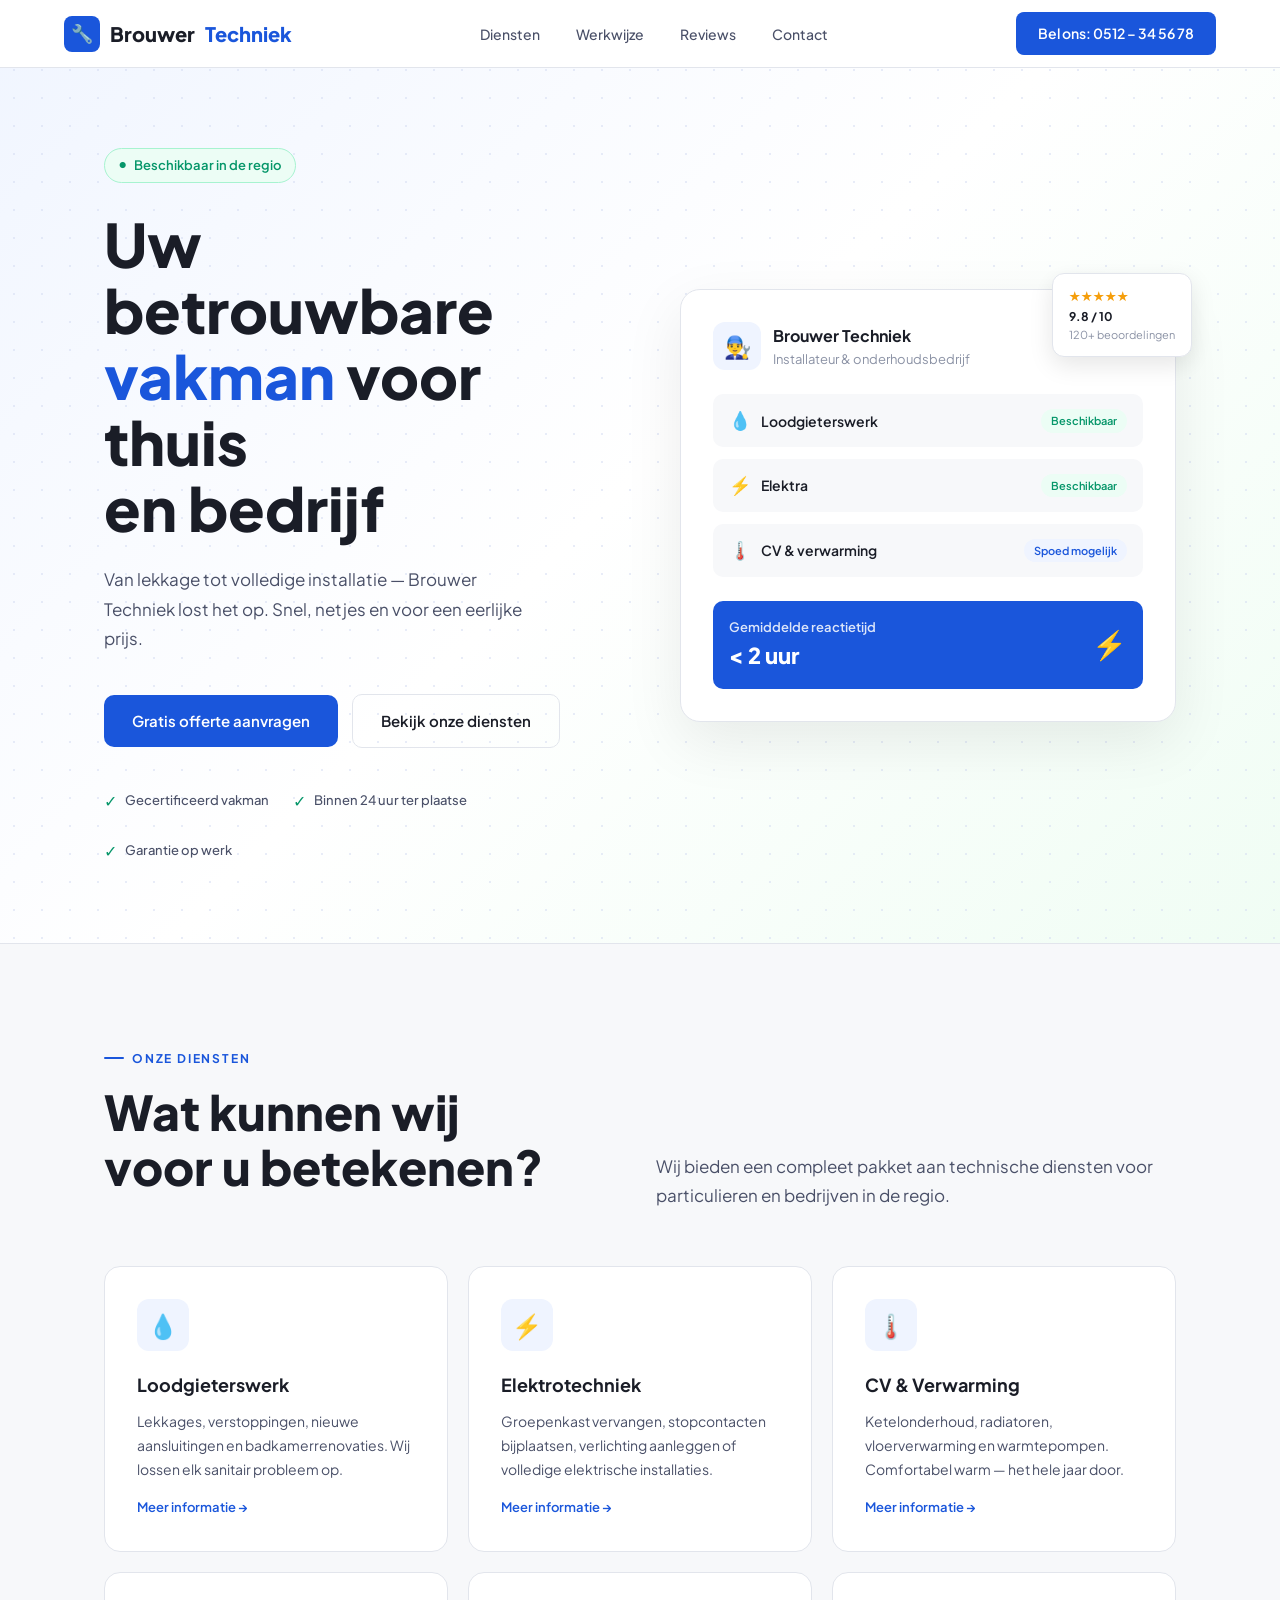
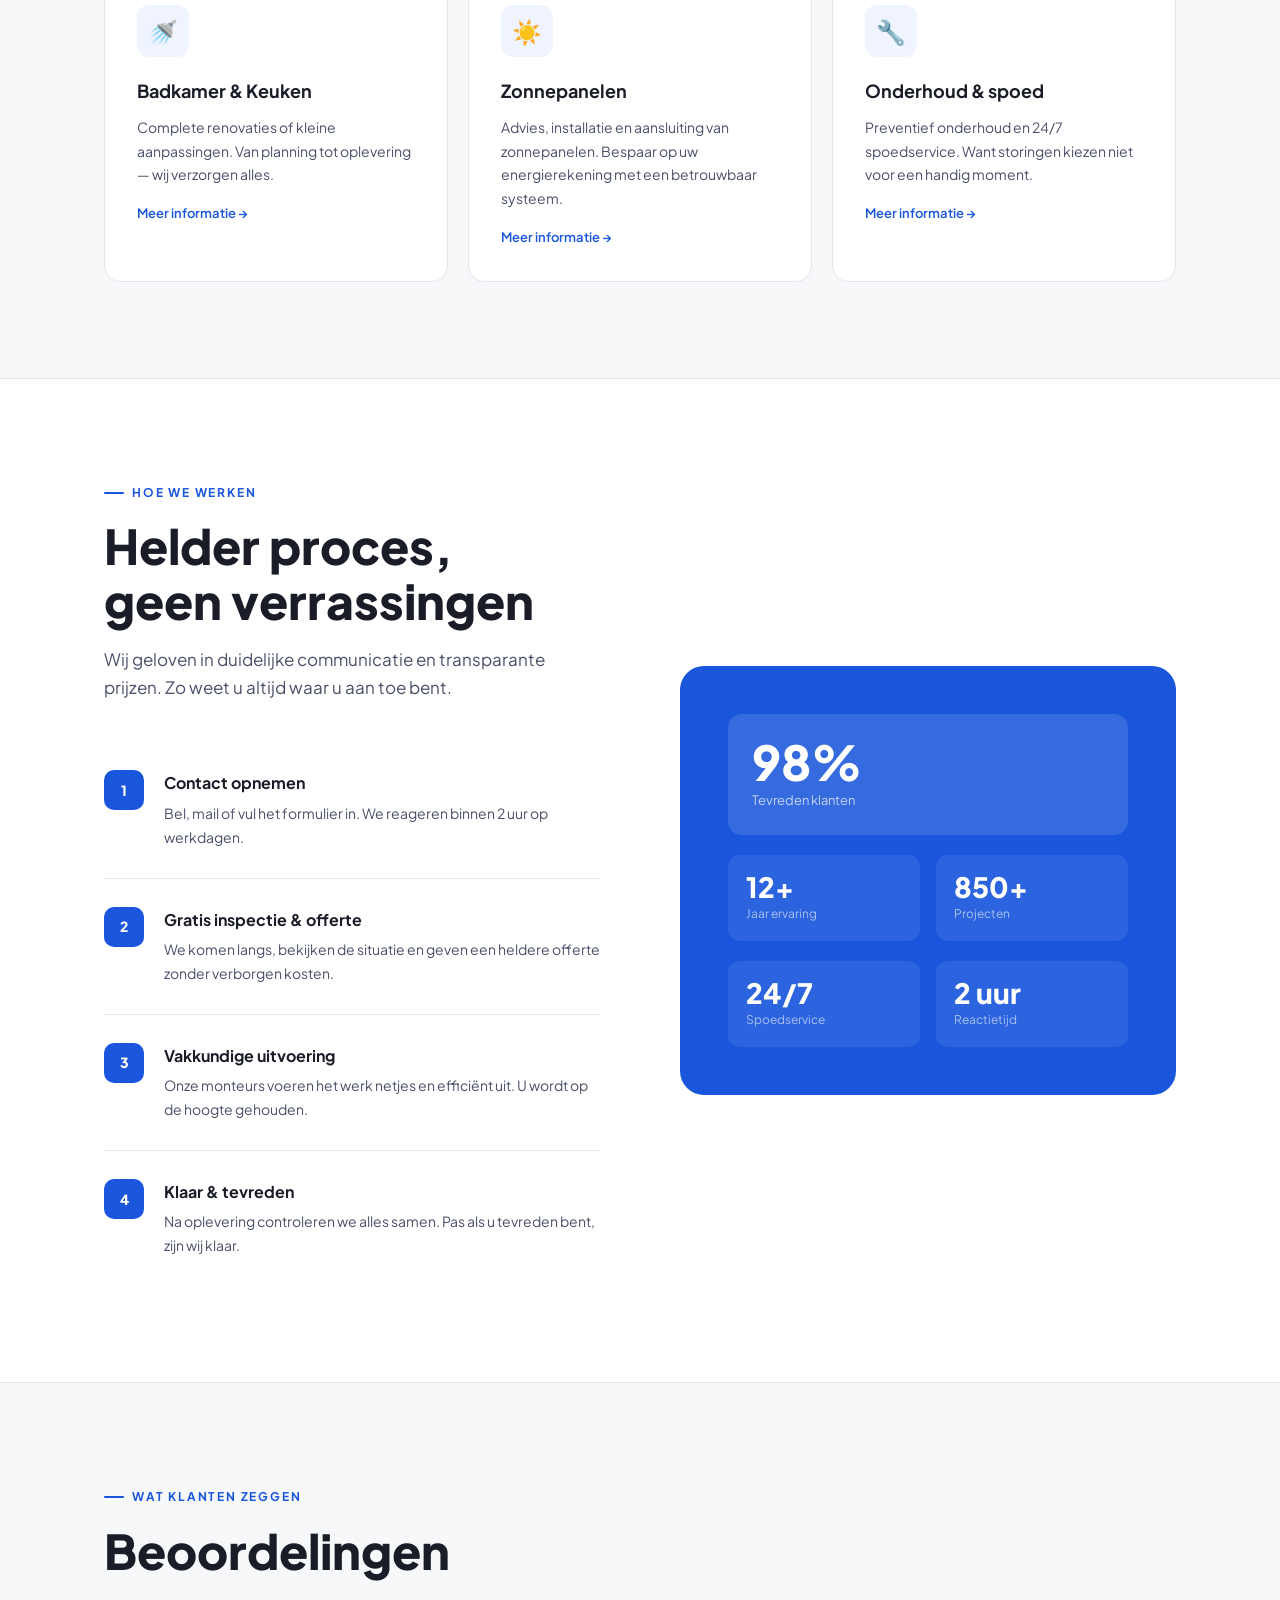
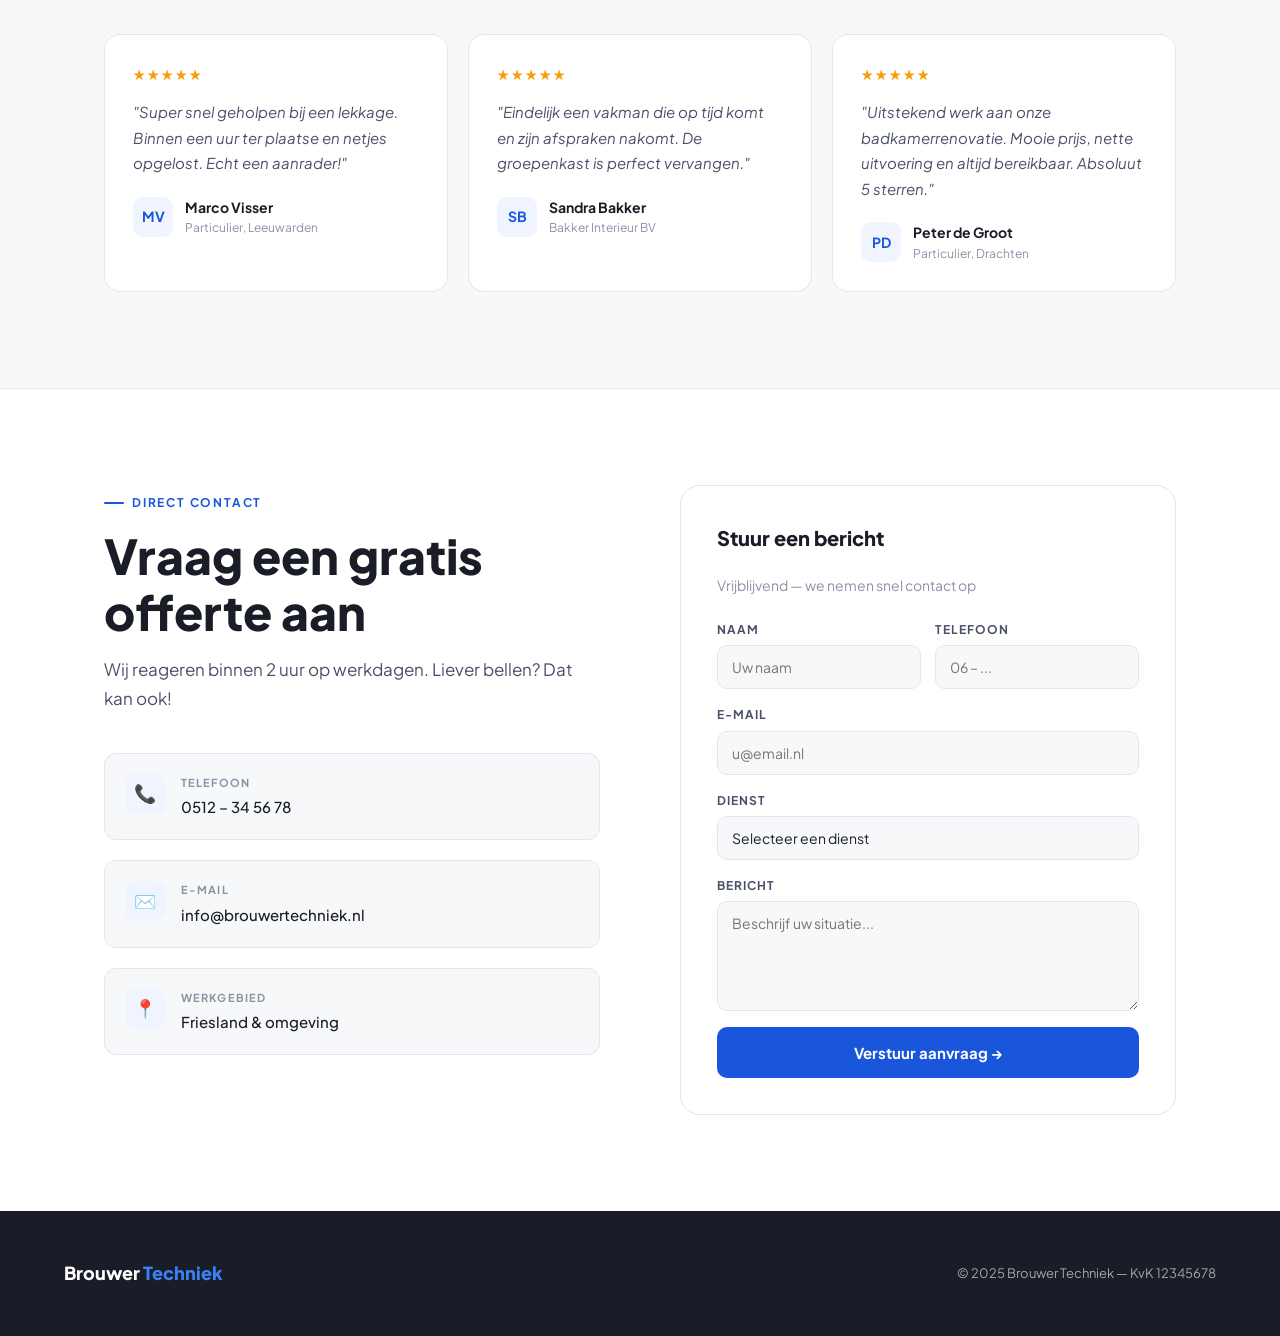
<file: index.html>
<!DOCTYPE html>
<html lang="nl">
<head>
<meta charset="UTF-8">
<meta name="viewport" content="width=device-width, initial-scale=1.0">
<title>Brouwer Techniek – Uw vakman in de regio</title>
<link rel="preconnect" href="https://fonts.googleapis.com">
<link href="https://fonts.googleapis.com/css2?family=Plus+Jakarta+Sans:wght@300;400;500;600;700;800&display=swap" rel="stylesheet">
<style>
  *, *::before, *::after { box-sizing: border-box; margin: 0; padding: 0; }

  :root {
    --white: #ffffff;
    --off: #f7f8fa;
    --light: #eef0f4;
    --border: #e2e5ec;
    --muted: #8b92a5;
    --text: #1a1d27;
    --sub: #4a5068;
    --blue: #1a56db;
    --blue-light: #eff4ff;
    --blue-mid: #3b82f6;
    --green: #059669;
    --green-light: #ecfdf5;
    --font: 'Plus Jakarta Sans', sans-serif;
  }

  html { scroll-behavior: smooth; }
  body { background: var(--white); color: var(--text); font-family: var(--font); font-size: 16px; line-height: 1.6; overflow-x: hidden; }

  /* NAV */
  nav {
    position: fixed; top: 0; left: 0; right: 0; z-index: 100;
    height: 68px;
    background: rgba(255,255,255,0.96);
    border-bottom: 1px solid var(--border);
    backdrop-filter: blur(12px);
    display: flex; align-items: center; justify-content: space-between;
    padding: 0 64px;
  }

  .logo {
    font-size: 20px; font-weight: 800; color: var(--text); text-decoration: none;
    display: flex; align-items: center; gap: 10px;
  }

  .logo-icon {
    width: 36px; height: 36px; background: var(--blue); border-radius: 8px;
    display: flex; align-items: center; justify-content: center;
    font-size: 18px;
  }

  .logo span { color: var(--blue); }

  .nav-links { display: flex; gap: 36px; list-style: none; }
  .nav-links a { font-size: 14px; font-weight: 500; color: var(--sub); text-decoration: none; transition: color 0.2s; }
  .nav-links a:hover { color: var(--text); }

  .nav-btn {
    background: var(--blue); color: white; padding: 10px 22px; border-radius: 8px;
    font-size: 14px; font-weight: 600; text-decoration: none; transition: background 0.2s;
  }
  .nav-btn:hover { background: #1648c7; }

  /* HERO */
  .hero {
    padding-top: 68px;
    min-height: 100vh;
    display: flex;
    align-items: center;
    position: relative;
    overflow: hidden;
  }

  .hero-bg {
    position: absolute; inset: 0;
    background: linear-gradient(135deg, #f0f5ff 0%, #ffffff 50%, #f0fdf4 100%);
    z-index: 0;
  }

  .hero-dots {
    position: absolute; inset: 0; z-index: 0;
    background-image: radial-gradient(circle, #d1d9f0 1px, transparent 1px);
    background-size: 28px 28px;
    opacity: 0.5;
  }

  .hero-inner {
    position: relative; z-index: 1;
    max-width: 1200px; margin: 0 auto; padding: 80px 64px;
    display: grid; grid-template-columns: 1fr 1fr; gap: 80px; align-items: center;
  }

  .hero-badge {
    display: inline-flex; align-items: center; gap: 8px;
    background: var(--green-light); color: var(--green);
    border: 1px solid #a7f3d0;
    padding: 6px 14px; border-radius: 100px;
    font-size: 13px; font-weight: 600; margin-bottom: 28px;
  }

  .hero-badge::before { content: '●'; font-size: 8px; }

  h1 {
    font-size: clamp(40px, 5vw, 60px);
    font-weight: 800; line-height: 1.1;
    color: var(--text); margin-bottom: 24px;
  }

  h1 em { color: var(--blue); font-style: normal; }

  .hero-sub {
    font-size: 17px; font-weight: 400; color: var(--sub);
    line-height: 1.75; margin-bottom: 40px; max-width: 440px;
  }

  .hero-btns { display: flex; gap: 14px; align-items: center; flex-wrap: wrap; }

  .btn-blue {
    background: var(--blue); color: white; padding: 14px 28px; border-radius: 10px;
    font-size: 15px; font-weight: 600; text-decoration: none;
    transition: background 0.2s, transform 0.15s; display: inline-block;
  }
  .btn-blue:hover { background: #1648c7; transform: translateY(-1px); }

  .btn-outline {
    border: 1.5px solid var(--border); color: var(--text); padding: 14px 28px; border-radius: 10px;
    font-size: 15px; font-weight: 600; text-decoration: none;
    transition: border-color 0.2s, background 0.2s; display: inline-block;
  }
  .btn-outline:hover { border-color: var(--blue); background: var(--blue-light); }

  .hero-trust {
    display: flex; gap: 24px; margin-top: 40px; flex-wrap: wrap;
  }

  .trust-item {
    display: flex; align-items: center; gap: 8px;
    font-size: 13px; font-weight: 500; color: var(--sub);
  }

  .trust-icon { color: var(--green); font-size: 16px; }

  /* HERO CARD */
  .hero-card-wrap {
    position: relative;
  }

  .hero-card {
    background: white; border: 1px solid var(--border); border-radius: 20px;
    padding: 32px; box-shadow: 0 20px 60px rgba(0,0,0,0.08);
  }

  .card-header {
    display: flex; align-items: center; gap: 12px; margin-bottom: 24px;
  }

  .card-avatar {
    width: 48px; height: 48px; background: var(--blue-light); border-radius: 12px;
    display: flex; align-items: center; justify-content: center; font-size: 22px;
  }

  .card-name { font-size: 16px; font-weight: 700; color: var(--text); }
  .card-role { font-size: 13px; color: var(--muted); }

  .service-list { display: flex; flex-direction: column; gap: 12px; margin-bottom: 24px; }

  .service-row {
    display: flex; align-items: center; justify-content: space-between;
    padding: 12px 16px; background: var(--off); border-radius: 10px;
  }

  .service-row-left { display: flex; align-items: center; gap: 10px; }
  .service-row-icon { font-size: 18px; }
  .service-row-name { font-size: 14px; font-weight: 600; color: var(--text); }
  .service-row-badge {
    font-size: 11px; font-weight: 600; padding: 3px 10px; border-radius: 100px;
  }
  .badge-green { background: var(--green-light); color: var(--green); }
  .badge-blue { background: var(--blue-light); color: var(--blue); }

  .card-footer {
    background: var(--blue); border-radius: 10px; padding: 16px;
    display: flex; align-items: center; justify-content: space-between;
  }

  .card-footer-text { font-size: 13px; font-weight: 600; color: rgba(255,255,255,0.85); }
  .card-footer-num { font-size: 22px; font-weight: 800; color: white; }

  .floating-badge {
    position: absolute; top: -16px; right: -16px;
    background: white; border: 1px solid var(--border); border-radius: 12px;
    padding: 12px 16px; box-shadow: 0 8px 24px rgba(0,0,0,0.1);
    display: flex; align-items: center; gap: 10px;
  }

  .floating-stars { color: #f59e0b; font-size: 13px; letter-spacing: 1px; }
  .floating-text { font-size: 12px; font-weight: 700; color: var(--text); }
  .floating-sub { font-size: 11px; color: var(--muted); }

  /* SECTION SHARED */
  section { padding: 96px 64px; max-width: 1200px; margin: 0 auto; }
  .full-section { padding: 96px 64px; }

  .tag {
    display: inline-flex; align-items: center; gap: 8px;
    font-size: 12px; font-weight: 700; letter-spacing: 0.15em; text-transform: uppercase;
    color: var(--blue); margin-bottom: 16px;
  }

  .tag::before { content: ''; width: 20px; height: 2px; background: var(--blue); border-radius: 2px; }

  h2 { font-size: clamp(32px, 4vw, 48px); font-weight: 800; color: var(--text); line-height: 1.15; margin-bottom: 16px; }
  .section-sub { font-size: 17px; color: var(--sub); max-width: 520px; line-height: 1.7; }

  /* DIENSTEN */
  .diensten-bg { background: var(--off); border-top: 1px solid var(--border); border-bottom: 1px solid var(--border); }

  .diensten-inner { max-width: 1200px; margin: 0 auto; padding: 96px 64px; }

  .diensten-top { display: flex; justify-content: space-between; align-items: flex-end; margin-bottom: 56px; gap: 40px; }

  .diensten-grid { display: grid; grid-template-columns: repeat(3, 1fr); gap: 20px; }

  .dienst {
    background: white; border: 1px solid var(--border); border-radius: 16px; padding: 32px;
    transition: box-shadow 0.2s, transform 0.2s; cursor: default;
  }

  .dienst:hover { box-shadow: 0 12px 40px rgba(26,86,219,0.1); transform: translateY(-3px); }

  .dienst-icon-wrap {
    width: 52px; height: 52px; background: var(--blue-light); border-radius: 12px;
    display: flex; align-items: center; justify-content: center; font-size: 24px;
    margin-bottom: 20px;
  }

  .dienst h3 { font-size: 18px; font-weight: 700; color: var(--text); margin-bottom: 10px; }
  .dienst p { font-size: 14px; color: var(--sub); line-height: 1.7; }

  .dienst-link {
    display: inline-flex; align-items: center; gap: 6px;
    font-size: 13px; font-weight: 600; color: var(--blue);
    text-decoration: none; margin-top: 16px;
    transition: gap 0.2s;
  }
  .dienst-link:hover { gap: 10px; }

  /* WERKWIJZE */
  .werkwijze-inner { display: grid; grid-template-columns: 1fr 1fr; gap: 80px; align-items: center; }

  .steps { display: flex; flex-direction: column; gap: 0; }

  .step {
    display: flex; gap: 20px; padding: 28px 0;
    border-bottom: 1px solid var(--border);
    position: relative;
  }

  .step:last-child { border-bottom: none; }

  .step-num-wrap {
    min-width: 40px; height: 40px;
    background: var(--blue); border-radius: 10px;
    display: flex; align-items: center; justify-content: center;
    font-size: 14px; font-weight: 800; color: white;
  }

  .step h4 { font-size: 16px; font-weight: 700; color: var(--text); margin-bottom: 6px; }
  .step p { font-size: 14px; color: var(--sub); line-height: 1.7; }

  .werkwijze-visual {
    background: var(--blue); border-radius: 24px; padding: 48px;
    display: flex; flex-direction: column; gap: 20px;
  }

  .wv-stat { background: rgba(255,255,255,0.12); border-radius: 14px; padding: 24px; }
  .wv-num { font-size: 48px; font-weight: 800; color: white; line-height: 1; }
  .wv-label { font-size: 13px; color: rgba(255,255,255,0.7); margin-top: 4px; }

  .wv-row { display: grid; grid-template-columns: 1fr 1fr; gap: 16px; }
  .wv-small { background: rgba(255,255,255,0.08); border-radius: 12px; padding: 18px; }
  .wv-small-num { font-size: 28px; font-weight: 800; color: white; line-height: 1; }
  .wv-small-label { font-size: 12px; color: rgba(255,255,255,0.6); margin-top: 3px; }

  /* REVIEWS */
  .reviews-bg { background: var(--off); border-top: 1px solid var(--border); border-bottom: 1px solid var(--border); }
  .reviews-inner { max-width: 1200px; margin: 0 auto; padding: 96px 64px; }
  .reviews-grid { display: grid; grid-template-columns: repeat(3, 1fr); gap: 20px; margin-top: 56px; }

  .review {
    background: white; border: 1px solid var(--border); border-radius: 16px; padding: 28px;
  }

  .review-stars { color: #f59e0b; font-size: 14px; letter-spacing: 2px; margin-bottom: 14px; }
  .review-text { font-size: 15px; color: var(--sub); line-height: 1.7; margin-bottom: 20px; font-style: italic; }
  .review-author { display: flex; align-items: center; gap: 12px; }
  .review-avatar {
    width: 40px; height: 40px; border-radius: 10px;
    background: var(--blue-light); display: flex; align-items: center; justify-content: center;
    font-weight: 700; font-size: 14px; color: var(--blue);
  }
  .review-name { font-size: 14px; font-weight: 700; color: var(--text); }
  .review-company { font-size: 12px; color: var(--muted); }

  /* CONTACT */
  .contact-inner { display: grid; grid-template-columns: 1fr 1fr; gap: 80px; align-items: start; }

  .contact-details { display: flex; flex-direction: column; gap: 20px; margin-top: 40px; }

  .contact-item {
    display: flex; gap: 16px; align-items: flex-start;
    padding: 20px; background: var(--off); border-radius: 12px; border: 1px solid var(--border);
  }

  .contact-item-icon {
    width: 40px; height: 40px; background: var(--blue-light); border-radius: 10px;
    display: flex; align-items: center; justify-content: center; font-size: 18px; min-width: 40px;
  }

  .contact-item-label { font-size: 11px; font-weight: 700; letter-spacing: 0.1em; text-transform: uppercase; color: var(--muted); margin-bottom: 4px; }
  .contact-item-value { font-size: 15px; font-weight: 500; color: var(--text); }

  .form { display: flex; flex-direction: column; gap: 16px; background: white; border: 1px solid var(--border); border-radius: 20px; padding: 36px; }
  .form-title { font-size: 20px; font-weight: 800; color: var(--text); margin-bottom: 4px; }
  .form-sub { font-size: 14px; color: var(--muted); margin-bottom: 8px; }

  .form-row { display: grid; grid-template-columns: 1fr 1fr; gap: 14px; }
  .form-group { display: flex; flex-direction: column; gap: 6px; }
  .form-label { font-size: 12px; font-weight: 700; letter-spacing: 0.08em; text-transform: uppercase; color: var(--sub); }

  .form-input, .form-textarea, .form-select {
    border: 1.5px solid var(--border); border-radius: 10px;
    padding: 12px 14px; font-family: var(--font); font-size: 14px; color: var(--text);
    background: var(--off); outline: none; transition: border-color 0.2s, background 0.2s; width: 100%;
  }

  .form-input:focus, .form-textarea:focus, .form-select:focus {
    border-color: var(--blue); background: white;
  }

  .form-textarea { min-height: 110px; resize: vertical; }
  .form-select { appearance: none; cursor: pointer; }

  .form-submit {
    background: var(--blue); color: white; border: none; border-radius: 10px;
    padding: 16px; font-family: var(--font); font-size: 15px; font-weight: 700;
    cursor: pointer; transition: background 0.2s; width: 100%;
  }
  .form-submit:hover { background: #1648c7; }

  /* FOOTER */
  footer {
    background: var(--text); color: rgba(255,255,255,0.6);
    padding: 48px 64px;
    display: flex; justify-content: space-between; align-items: center;
  }

  .footer-logo { font-size: 18px; font-weight: 800; color: white; }
  .footer-logo span { color: var(--blue-mid); }
  .footer-copy { font-size: 13px; }

  /* ANIMATIONS */
  @keyframes fadeUp {
    from { opacity: 0; transform: translateY(20px); }
    to { opacity: 1; transform: translateY(0); }
  }

  .hero-left-content > * { animation: fadeUp 0.6s ease both; }
  .hero-left-content > *:nth-child(1) { animation-delay: 0.1s; }
  .hero-left-content > *:nth-child(2) { animation-delay: 0.2s; }
  .hero-left-content > *:nth-child(3) { animation-delay: 0.3s; }
  .hero-left-content > *:nth-child(4) { animation-delay: 0.4s; }
  .hero-left-content > *:nth-child(5) { animation-delay: 0.5s; }
</style>
</head>
<body>

<nav>
  <a href="#" class="logo">
    <div class="logo-icon">🔧</div>
    Brouwer <span>Techniek</span>
  </a>
  <ul class="nav-links">
    <li><a href="#diensten">Diensten</a></li>
    <li><a href="#werkwijze">Werkwijze</a></li>
    <li><a href="#reviews">Reviews</a></li>
    <li><a href="#contact">Contact</a></li>
  </ul>
  <a href="#contact" class="nav-btn">Bel ons: 0512 – 34 56 78</a>
</nav>

<div class="hero">
  <div class="hero-bg"></div>
  <div class="hero-dots"></div>
  <div class="hero-inner">
    <div class="hero-left-content">
      <div class="hero-badge">Beschikbaar in de regio</div>
      <h1>Uw betrouwbare<br><em>vakman</em> voor thuis<br>en bedrijf</h1>
      <p class="hero-sub">Van lekkage tot volledige installatie — Brouwer Techniek lost het op. Snel, netjes en voor een eerlijke prijs.</p>
      <div class="hero-btns">
        <a href="#contact" class="btn-blue">Gratis offerte aanvragen</a>
        <a href="#diensten" class="btn-outline">Bekijk onze diensten</a>
      </div>
      <div class="hero-trust">
        <div class="trust-item"><span class="trust-icon">✓</span> Gecertificeerd vakman</div>
        <div class="trust-item"><span class="trust-icon">✓</span> Binnen 24 uur ter plaatse</div>
        <div class="trust-item"><span class="trust-icon">✓</span> Garantie op werk</div>
      </div>
    </div>
    <div class="hero-card-wrap">
      <div class="floating-badge">
        <div>
          <div class="floating-stars">★★★★★</div>
          <div class="floating-text">9.8 / 10</div>
          <div class="floating-sub">120+ beoordelingen</div>
        </div>
      </div>
      <div class="hero-card">
        <div class="card-header">
          <div class="card-avatar">👨‍🔧</div>
          <div>
            <div class="card-name">Brouwer Techniek</div>
            <div class="card-role">Installateur & onderhoudsbedrijf</div>
          </div>
        </div>
        <div class="service-list">
          <div class="service-row">
            <div class="service-row-left">
              <span class="service-row-icon">💧</span>
              <span class="service-row-name">Loodgieterswerk</span>
            </div>
            <span class="service-row-badge badge-green">Beschikbaar</span>
          </div>
          <div class="service-row">
            <div class="service-row-left">
              <span class="service-row-icon">⚡</span>
              <span class="service-row-name">Elektra</span>
            </div>
            <span class="service-row-badge badge-green">Beschikbaar</span>
          </div>
          <div class="service-row">
            <div class="service-row-left">
              <span class="service-row-icon">🌡️</span>
              <span class="service-row-name">CV & verwarming</span>
            </div>
            <span class="service-row-badge badge-blue">Spoed mogelijk</span>
          </div>
        </div>
        <div class="card-footer">
          <div>
            <div class="card-footer-text">Gemiddelde reactietijd</div>
            <div class="card-footer-num">< 2 uur</div>
          </div>
          <span style="font-size:28px">⚡</span>
        </div>
      </div>
    </div>
  </div>
</div>

<div class="diensten-bg" id="diensten">
  <div class="diensten-inner">
    <div class="diensten-top">
      <div>
        <div class="tag">Onze diensten</div>
        <h2>Wat kunnen wij<br>voor u betekenen?</h2>
      </div>
      <p class="section-sub">Wij bieden een compleet pakket aan technische diensten voor particulieren en bedrijven in de regio.</p>
    </div>
    <div class="diensten-grid">
      <div class="dienst">
        <div class="dienst-icon-wrap">💧</div>
        <h3>Loodgieterswerk</h3>
        <p>Lekkages, verstoppingen, nieuwe aansluitingen en badkamerrenovaties. Wij lossen elk sanitair probleem op.</p>
        <a href="#contact" class="dienst-link">Meer informatie →</a>
      </div>
      <div class="dienst">
        <div class="dienst-icon-wrap">⚡</div>
        <h3>Elektrotechniek</h3>
        <p>Groepenkast vervangen, stopcontacten bijplaatsen, verlichting aanleggen of volledige elektrische installaties.</p>
        <a href="#contact" class="dienst-link">Meer informatie →</a>
      </div>
      <div class="dienst">
        <div class="dienst-icon-wrap">🌡️</div>
        <h3>CV & Verwarming</h3>
        <p>Ketelonderhoud, radiatoren, vloerverwarming en warmtepompen. Comfortabel warm — het hele jaar door.</p>
        <a href="#contact" class="dienst-link">Meer informatie →</a>
      </div>
      <div class="dienst">
        <div class="dienst-icon-wrap">🚿</div>
        <h3>Badkamer & Keuken</h3>
        <p>Complete renovaties of kleine aanpassingen. Van planning tot oplevering — wij verzorgen alles.</p>
        <a href="#contact" class="dienst-link">Meer informatie →</a>
      </div>
      <div class="dienst">
        <div class="dienst-icon-wrap">☀️</div>
        <h3>Zonnepanelen</h3>
        <p>Advies, installatie en aansluiting van zonnepanelen. Bespaar op uw energierekening met een betrouwbaar systeem.</p>
        <a href="#contact" class="dienst-link">Meer informatie →</a>
      </div>
      <div class="dienst">
        <div class="dienst-icon-wrap">🔧</div>
        <h3>Onderhoud & spoed</h3>
        <p>Preventief onderhoud en 24/7 spoedservice. Want storingen kiezen niet voor een handig moment.</p>
        <a href="#contact" class="dienst-link">Meer informatie →</a>
      </div>
    </div>
  </div>
</div>

<section id="werkwijze">
  <div class="werkwijze-inner">
    <div>
      <div class="tag">Hoe we werken</div>
      <h2>Helder proces,<br>geen verrassingen</h2>
      <p class="section-sub" style="margin-bottom:40px">Wij geloven in duidelijke communicatie en transparante prijzen. Zo weet u altijd waar u aan toe bent.</p>
      <div class="steps">
        <div class="step">
          <div class="step-num-wrap">1</div>
          <div>
            <h4>Contact opnemen</h4>
            <p>Bel, mail of vul het formulier in. We reageren binnen 2 uur op werkdagen.</p>
          </div>
        </div>
        <div class="step">
          <div class="step-num-wrap">2</div>
          <div>
            <h4>Gratis inspectie & offerte</h4>
            <p>We komen langs, bekijken de situatie en geven een heldere offerte zonder verborgen kosten.</p>
          </div>
        </div>
        <div class="step">
          <div class="step-num-wrap">3</div>
          <div>
            <h4>Vakkundige uitvoering</h4>
            <p>Onze monteurs voeren het werk netjes en efficiënt uit. U wordt op de hoogte gehouden.</p>
          </div>
        </div>
        <div class="step">
          <div class="step-num-wrap">4</div>
          <div>
            <h4>Klaar & tevreden</h4>
            <p>Na oplevering controleren we alles samen. Pas als u tevreden bent, zijn wij klaar.</p>
          </div>
        </div>
      </div>
    </div>
    <div class="werkwijze-visual">
      <div class="wv-stat">
        <div class="wv-num">98%</div>
        <div class="wv-label">Tevreden klanten</div>
      </div>
      <div class="wv-row">
        <div class="wv-small">
          <div class="wv-small-num">12+</div>
          <div class="wv-small-label">Jaar ervaring</div>
        </div>
        <div class="wv-small">
          <div class="wv-small-num">850+</div>
          <div class="wv-small-label">Projecten</div>
        </div>
      </div>
      <div class="wv-row">
        <div class="wv-small">
          <div class="wv-small-num">24/7</div>
          <div class="wv-small-label">Spoedservice</div>
        </div>
        <div class="wv-small">
          <div class="wv-small-num">2 uur</div>
          <div class="wv-small-label">Reactietijd</div>
        </div>
      </div>
    </div>
  </div>
</section>

<div class="reviews-bg" id="reviews">
  <div class="reviews-inner">
    <div class="tag">Wat klanten zeggen</div>
    <h2>Beoordelingen</h2>
    <div class="reviews-grid">
      <div class="review">
        <div class="review-stars">★★★★★</div>
        <p class="review-text">"Super snel geholpen bij een lekkage. Binnen een uur ter plaatse en netjes opgelost. Echt een aanrader!"</p>
        <div class="review-author">
          <div class="review-avatar">MV</div>
          <div>
            <div class="review-name">Marco Visser</div>
            <div class="review-company">Particulier, Leeuwarden</div>
          </div>
        </div>
      </div>
      <div class="review">
        <div class="review-stars">★★★★★</div>
        <p class="review-text">"Eindelijk een vakman die op tijd komt en zijn afspraken nakomt. De groepenkast is perfect vervangen."</p>
        <div class="review-author">
          <div class="review-avatar">SB</div>
          <div>
            <div class="review-name">Sandra Bakker</div>
            <div class="review-company">Bakker Interieur BV</div>
          </div>
        </div>
      </div>
      <div class="review">
        <div class="review-stars">★★★★★</div>
        <p class="review-text">"Uitstekend werk aan onze badkamerrenovatie. Mooie prijs, nette uitvoering en altijd bereikbaar. Absoluut 5 sterren."</p>
        <div class="review-author">
          <div class="review-avatar">PD</div>
          <div>
            <div class="review-name">Peter de Groot</div>
            <div class="review-company">Particulier, Drachten</div>
          </div>
        </div>
      </div>
    </div>
  </div>
</div>

<section id="contact">
  <div class="contact-inner">
    <div>
      <div class="tag">Direct contact</div>
      <h2>Vraag een gratis<br>offerte aan</h2>
      <p class="section-sub">Wij reageren binnen 2 uur op werkdagen. Liever bellen? Dat kan ook!</p>
      <div class="contact-details">
        <div class="contact-item">
          <div class="contact-item-icon">📞</div>
          <div>
            <div class="contact-item-label">Telefoon</div>
            <div class="contact-item-value">0512 – 34 56 78</div>
          </div>
        </div>
        <div class="contact-item">
          <div class="contact-item-icon">✉️</div>
          <div>
            <div class="contact-item-label">E-mail</div>
            <div class="contact-item-value">info@brouwertechniek.nl</div>
          </div>
        </div>
        <div class="contact-item">
          <div class="contact-item-icon">📍</div>
          <div>
            <div class="contact-item-label">Werkgebied</div>
            <div class="contact-item-value">Friesland & omgeving</div>
          </div>
        </div>
      </div>
    </div>
    <div class="form">
      <div class="form-title">Stuur een bericht</div>
      <div class="form-sub">Vrijblijvend — we nemen snel contact op</div>
      <div class="form-row">
        <div class="form-group">
          <label class="form-label">Naam</label>
          <input type="text" class="form-input" placeholder="Uw naam">
        </div>
        <div class="form-group">
          <label class="form-label">Telefoon</label>
          <input type="tel" class="form-input" placeholder="06 – ...">
        </div>
      </div>
      <div class="form-group">
        <label class="form-label">E-mail</label>
        <input type="email" class="form-input" placeholder="u@email.nl">
      </div>
      <div class="form-group">
        <label class="form-label">Dienst</label>
        <select class="form-select">
          <option>Selecteer een dienst</option>
          <option>Loodgieterswerk</option>
          <option>Elektrotechniek</option>
          <option>CV & Verwarming</option>
          <option>Badkamer & Keuken</option>
          <option>Zonnepanelen</option>
          <option>Spoed / anders</option>
        </select>
      </div>
      <div class="form-group">
        <label class="form-label">Bericht</label>
        <textarea class="form-textarea" placeholder="Beschrijf uw situatie..."></textarea>
      </div>
      <button class="form-submit">Verstuur aanvraag →</button>
    </div>
  </div>
</section>

<footer>
  <div class="footer-logo">Brouwer <span>Techniek</span></div>
  <div class="footer-copy">© 2025 Brouwer Techniek — KvK 12345678</div>
</footer>

</body>
</html>
</file>
